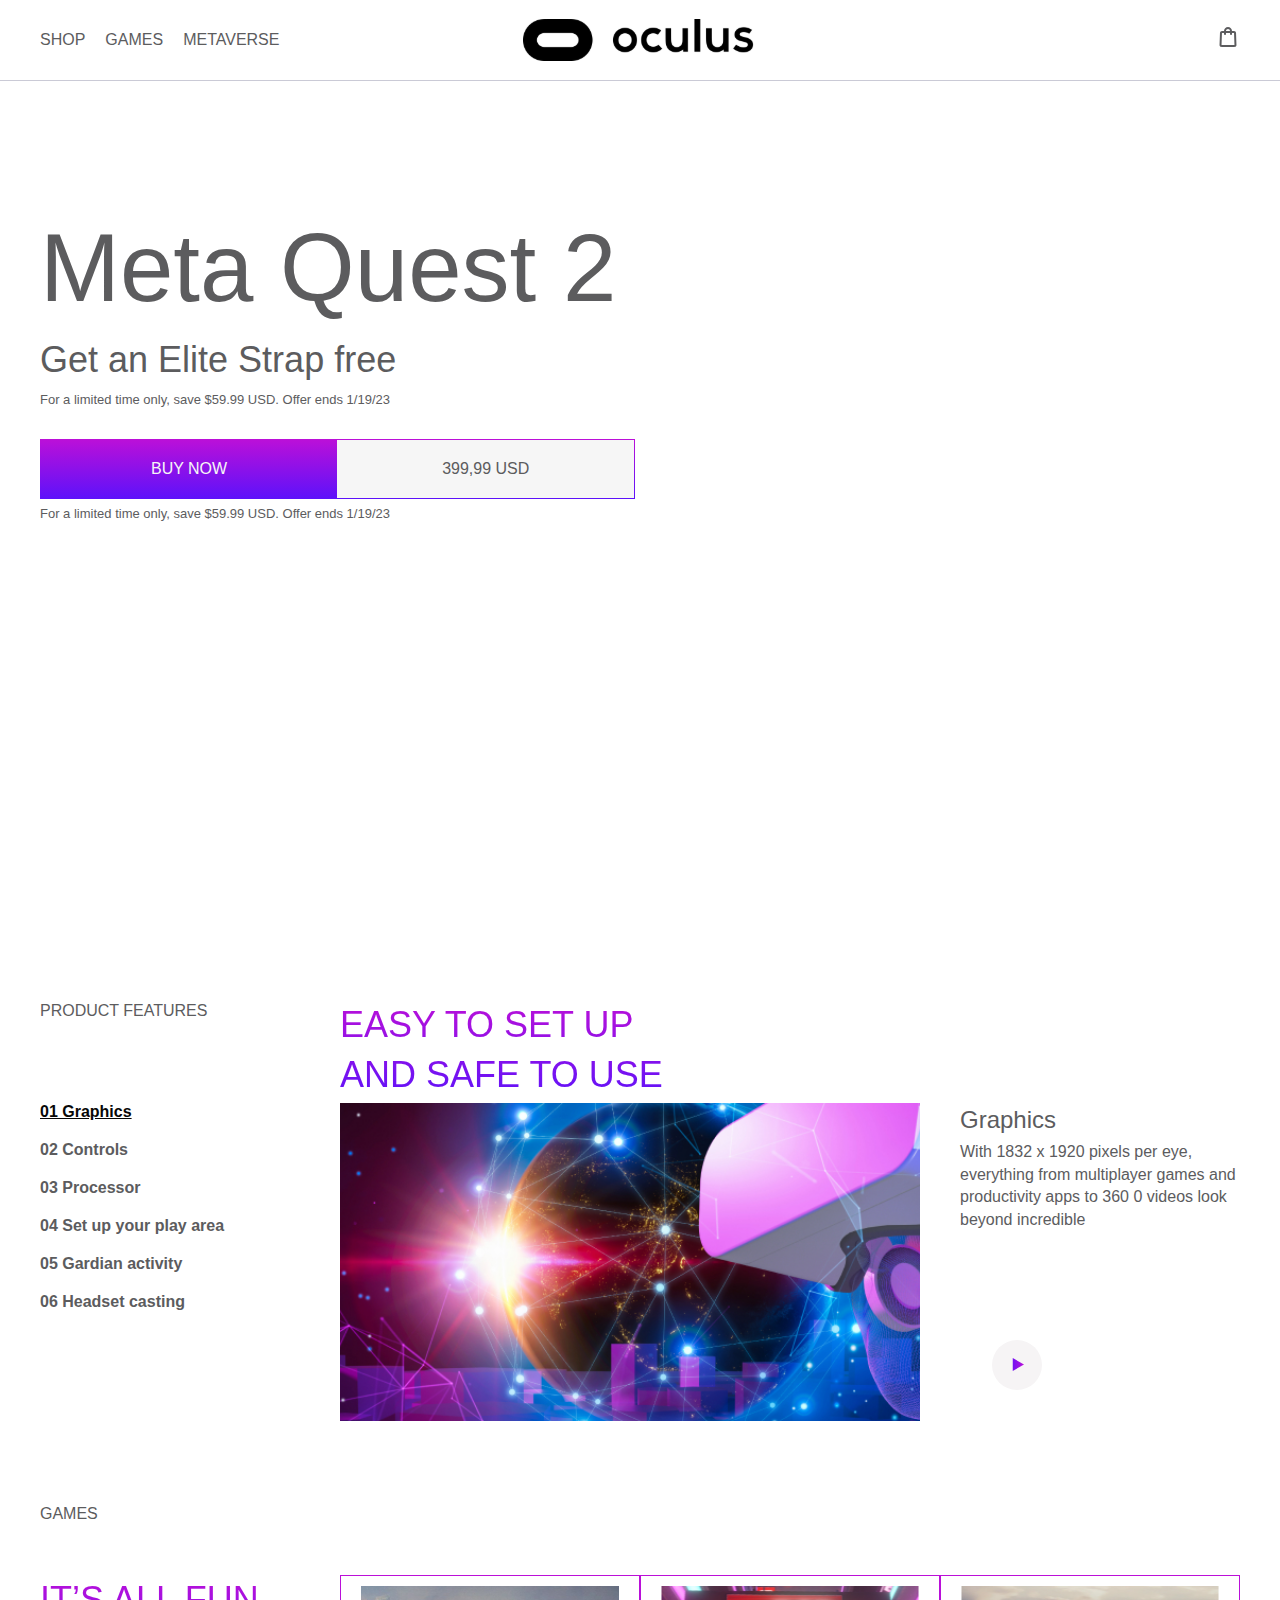
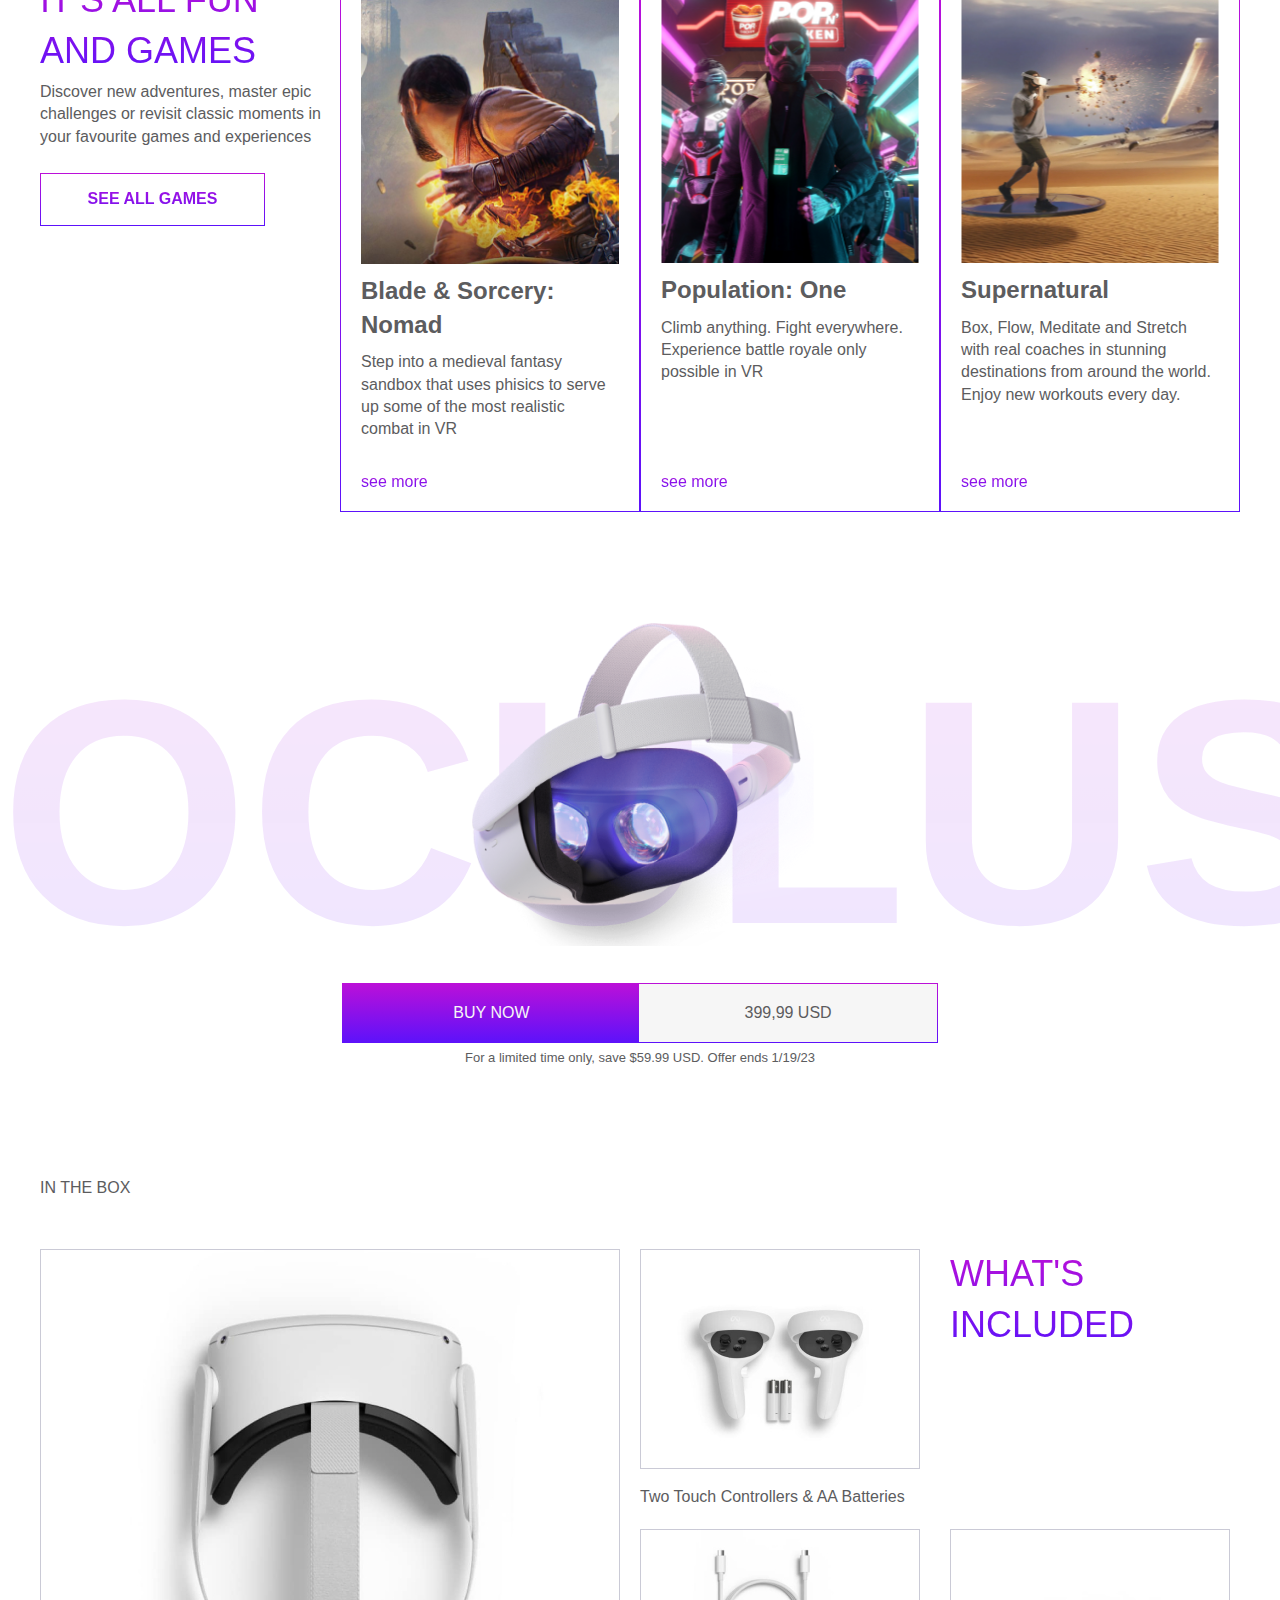
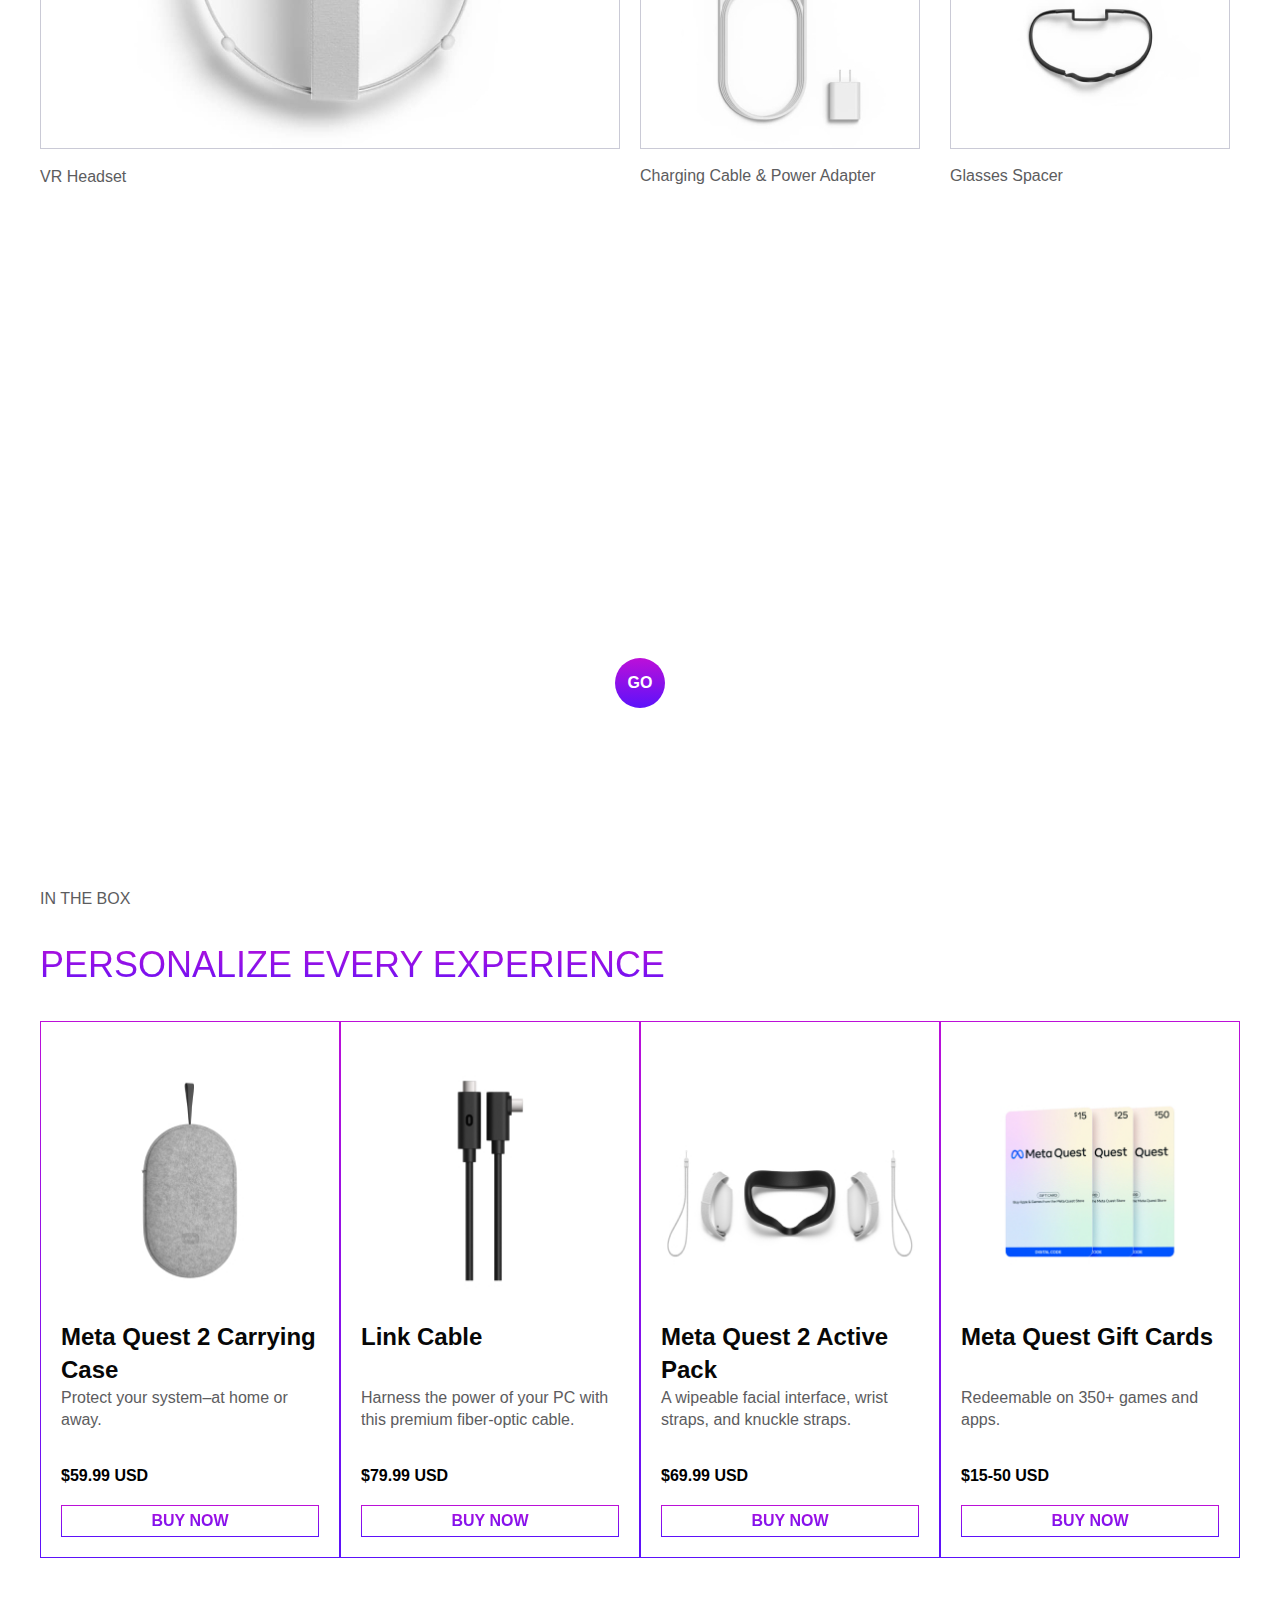
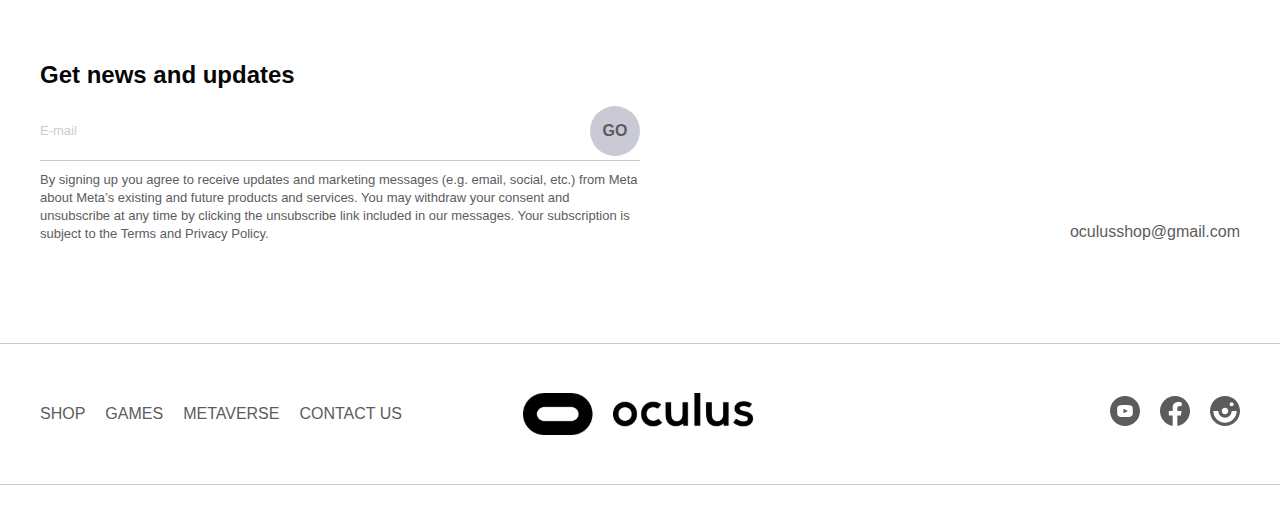
<file: index.html>
<!DOCTYPE html>
<html lang="en">
<head>
  <meta charset="UTF-8">
  <meta name="viewport" content="width=device-width, initial-scale=1.0">
  <meta http-equiv="X-UA-Compatible" content="ie=edge">
  <title>Oculus Website</title>
  <link rel="stylesheet" href="css/reset.css">
  <link rel="stylesheet" href="css/style.css">
</head>
<body>
  <header class="header">
    <div class="container">
      <nav class="nav">
        <button class="menu-btn">
          <span></span>
          <span></span>
          <span></span>
        </button>
        <ul class="menu">
          <li class="menu__list"><a href="#" class="menu__link">SHOP</a></li>
          <li class="menu__list"><a href="#" class="menu__link">GAMES</a></li>
          <li class="menu__list"><a href="#" class="menu__link">METAVERSE</a></li>
        </ul>
        <a href="#" class="logo">
          <img src="images/logo.svg" alt="">
        </a>
        <a href="#" class="basket basket-on">
          <img src="images/basket.svg" alt="">
        </a>
      </nav>
    </div>
  </header>
  
  <main class="main">
    <section class="top">
      <div class="container">
        <h1 class="title">
          Meta Quest 2
        </h1>
        <p class="subtitle">
          Get an Elite Strap free
        </p>
        <p class="top__text">
          For a limited time only, save $59.99 USD. Offer ends 1/19/23
        </p>
        <button class="buy-btn">
          <span class="buy-btn__text">BUY NOW</span>
          <span class="buy-btn__price">399,99 USD</span>
        </button>
        <p class="buy__text">
          For a limited time only, save $59.99 USD. Offer ends 1/19/23
        </p>
      </div>
    </section>

    <section class="features">
      <div class="container">
        <div class="features__titles">
          <h2 class="features__title section-title">
            PRODUCT FEATURES
          </h2>
          <p class="features__text">
            Easy to set up and safe to use
          </p>
        </div>

        <div class="tabs">
          <div class="tabs__btn">
            <button class="tabs__btn-item tabs__btn-item--active" data-button="content-1">01 Graphics</button>
            <button class="tabs__btn-item" data-button="content-2">02 Controls</button>
            <button class="tabs__btn-item" data-button="content-3">03 Processor</button>
            <button class="tabs__btn-item" data-button="content-4">04 Set up your play area</button>
            <button class="tabs__btn-item" data-button="content-5">05 Gardian activity</button>
            <button class="tabs__btn-item" data-button="content-6">06 Headset casting</button>
          </div>
          <div class="tabs__content">
            <div class="tabs__content-item tabs__content-item--active" id="content-1">
              <img class="tabs__content-img" src="images/content.jpg" alt="">
              <div class="tabs__content-box">
                <h3>Graphics</h3>
                <p>With 1832 x 1920 pixels per eye, everything from multiplayer games and productivity apps to 360 0 videos look beyond incredible</p>
              </div>
              <div class="video">
                <button class="video__btn">
                  <img src="images/play.svg" alt="">
                </button>
                <span>Watch the video</span>
              </div>
            </div>
            <div class="tabs__content-item" id="content-2"><img class="tabs__content-img" src="images/content.jpg" alt="">
              <div class="tabs__content-box">
                <h3>Graphics</h3>
                <p>With 1832 x 1920 pixels per eye, everything from multiplayer games and productivity apps to 360 0 videos look beyond incredible</p>
              </div>
              <div class="video">
                <button class="video__btn">
                  <img src="images/play.svg" alt="">
                </button>
                <span>Watch the video</span>
              </div>
            </div>
            <div class="tabs__content-item" id="content-3"><img class="tabs__content-img" src="images/content.jpg" alt="">
              <div class="tabs__content-box">
                <h3>Graphics</h3>
                <p>With 1832 x 1920 pixels per eye, everything from multiplayer games and productivity apps to 360 0 videos look beyond incredible</p>
              </div>
              <div class="video">
                <button class="video__btn">
                  <img src="images/play.svg" alt="">
                </button>
                <span>Watch the video</span>
              </div>
            </div>
            <div class="tabs__content-item" id="content-4"><img class="tabs__content-img" src="images/content.jpg" alt="">
              <div class="tabs__content-box">
                <h3>Graphics</h3>
                <p>With 1832 x 1920 pixels per eye, everything from multiplayer games and productivity apps to 360 0 videos look beyond incredible</p>
              </div>
              <div class="video">
                <button class="video__btn">
                  <img src="images/play.svg" alt="">
                </button>
                <span>Watch the video</span>
              </div>
            </div>
            <div class="tabs__content-item" id="content-5"><img class="tabs__content-img" src="images/content.jpg" alt="">
              <div class="tabs__content-box">
                <h3>Graphics</h3>
                <p>With 1832 x 1920 pixels per eye, everything from multiplayer games and productivity apps to 360 0 videos look beyond incredible</p>
              </div>
              <div class="video">
                <button class="video__btn">
                  <img src="images/play.svg" alt="">
                </button>
                <span>Watch the video</span>
              </div>
            </div>
            <div class="tabs__content-item" id="content-6"><img class="tabs__content-img" src="images/content.jpg" alt="">
              <div class="tabs__content-box">
                <h3>Graphics</h3>
                <p>With 1832 x 1920 pixels per eye, everything from multiplayer games and productivity apps to 360 0 videos look beyond incredible</p>
              </div>
              <div class="video">
                <button class="video__btn">
                  <img src="images/play.svg" alt="">
                </button>
                <span>Watch the video</span>
              </div>
            </div>
          </div>
        </div>
      </div>
    </section>

    <section class="game">
      <div class="container">
        <h2 class="section-title game__title">
          GAMES
        </h2>
        <div class="game__inner">
          <div class="game__descr">
            <p class="game__descr-title">It’s all fun and games</p>
            <p class="game__descr-text">Discover new adventures, master epic challenges or revisit classic moments in your favourite games and experiences</p>
            <a href="#" class="game__link">SEE ALL GAMES</a>
          </div>
          <div class="game__item">
            <img class="game__item-img" src="images/game-1.jpg" alt="">
            <h3 class="game__item-title">Blade & Sorcery: Nomad</h3>
            <p class="game__item-text">Step into a medieval fantasy sandbox that uses phisics to serve up some of the most realistic combat in VR</p>
            <a href="#" class="game__item-link">see more</a>
          </div>
          <div class="game__item">
            <img class="game__item-img" src="images/game-2.jpg" alt="">
            <h3 class="game__item-title">Population: One</h3>
            <p class="game__item-text">Climb anything. Fight everywhere. Experience battle royale only possible in VR</p>
            <a href="#" class="game__item-link">see more</a>
          </div>
          <div class="game__item">
            <img class="game__item-img" src="images/game-3.jpg" alt="">
            <h3 class="game__item-title">Supernatural</h3>
            <p class="game__item-text">Box, Flow, Meditate and Stretch with real coaches in stunning destinations from around the world. Enjoy new workouts every day.</p>
            <a href="#" class="game__item-link">see more</a>
          </div>
        </div>
      </div>
    </section>

    <div class="buy">
      <p class="buy__bg">
        OCULUS
      </p>
      <img class="buy__img" src="images/oculus.png" alt="">
      <button class="buy-btn">
        <span class="buy-btn__text">BUY NOW</span>
        <span class="buy-btn__price">399,99 USD</span>
      </button>
      <p class="buy__text">
        For a limited time only, save $59.99 USD. Offer ends 1/19/23
      </p>
    </div>

    <section class="equipment">
      <div class="container">
        <h2 class="equipment__title section-title">
          IN THE BOX
        </h2>
        <div class="equipment__box">
          <div class="equipment__box-item equipment__box-item--one">
            <img class="equipment__box-img" src="images/eq-1.jpg" alt="">
            <p class="equipment__box-text">
              VR Headset
            </p>
          </div>

          <div class="equipment__box-item">
            <img class="equipment__box-img" src="images/eq-2.jpg" alt="">
            <p class="equipment__box-text">
              Two Touch Controllers & AA Batteries
            </p>
          </div>

          <div class="equipment__box-item">
            <p class="equipment__box-title">
              What's included
            </p>
          </div>

          <div class="equipment__box-item">
            <img class="equipment__box-img" src="images/eq-3.jpg" alt="">
            <p class="equipment__box-text">
              Charging Cable & Power Adapter
            </p>
          </div>

          <div class="equipment__box-item">
            <img class="equipment__box-img" src="images/eq-4.jpg" alt="">
            <p class="equipment__box-text">
              Glasses Spacer
            </p>
          </div>
        </div>
      </div>
    </section>

    <div class="promo">
      <div class="container">
        <div class="promo__inner">
          <button class="promo__btn">GO</button>
        </div>
      </div>
    </div>

    <section class="accessories">
      <div class="container">
        <h2 class="accessories__title section-title">
          IN THE BOX
        </h2>
        <p class="accessories__text">
          Personalize every experience
        </p>
        <div class="accessories__items">
          <div class="accessories__item">
            <img class="accessories__item-img" src="images/acc-1.jpg" alt="">
            <h3 class="accessories__item-title">
              Meta Quest 2 Carrying Case
            </h3>
            <p class="accessories__item-text">
              Protect your system–at home or away.
            </p>
            <p class="accessories__item-price">
              $59.99 USD
            </p>
            <button class="accessories__item-btn">
              BUY NOW
            </button>
          </div>

          <div class="accessories__item">
            <img class="accessories__item-img" src="images/acc-2.jpg" alt="">
            <h3 class="accessories__item-title">
              Link Cable
            </h3>
            <p class="accessories__item-text">
              Harness the power of your PC with this premium fiber-optic cable.
            </p>
            <p class="accessories__item-price">
              $79.99 USD
            </p>
            <button class="accessories__item-btn">
              BUY NOW
            </button>
          </div>

          <div class="accessories__item">
            <img class="accessories__item-img" src="images/acc-3.jpg" alt="">
            <h3 class="accessories__item-title">
              Meta Quest 2 Active Pack
            </h3>
            <p class="accessories__item-text">
              A wipeable facial interface, wrist straps, and knuckle straps.
            </p>
            <p class="accessories__item-price">
              $69.99 USD
            </p>
            <button class="accessories__item-btn">
              BUY NOW
            </button>
          </div>

          <div class="accessories__item">
            <img class="accessories__item-img" src="images/acc-4.jpg" alt="">
            <h3 class="accessories__item-title">
              Meta Quest Gift Cards
            </h3>
            <p class="accessories__item-text">
              Redeemable on 350+ games and apps.
            </p>
            <p class="accessories__item-price">
              $15-50 USD
            </p>
            <button class="accessories__item-btn">
              BUY NOW
            </button>
          </div>
        </div>
      </div>
    </section>

    <section class="contacts">
      <div class="container">
        <h2 class="contacts__title">
          Get news and updates
        </h2>
        <div class="contacts__inner">
          <div class="contacts__form">
            <form class="form">
              <input class="form__input" type="text" placeholder="E-mail">
              <button class="form__btn" type="submit">
                GO
              </button>
            </form>
            <p class="contacts__text">
              By signing up you agree to receive updates and marketing messages (e.g. email, social, etc.) from Meta about Meta’s existing and future products and services. You may withdraw your consent and unsubscribe at any time by clicking the unsubscribe link included in our messages. Your subscription is subject to the Terms and Privacy Policy.
            </p>
          </div>
          <a href="#" class="contacts__email">oculusshop@gmail.com</a>
        </div>
      </div>
    </section>
  </main>

  <footer class="footer">
  <div class="container">
    <nav class="nav">
      <ul class="menu">
        <li class="menu__list"><a href="#" class="menu__link">SHOP</a></li>
        <li class="menu__list"><a href="#" class="menu__link">GAMES</a></li>
        <li class="menu__list"><a href="#" class="menu__link">METAVERSE</a></li>
        <li class="menu__list"><a href="#" class="menu__link">CONTACT US</a></li>
      </ul>
      <a href="#" class="logo">
        <img src="images/logo.svg" alt="">
      </a>
      <ul href="#" class="social">
        <li class="social__item">
          <a href="#" class="social__link">
            <img src="images/youtube.svg" alt="">
          </a>
        </li>
        <li class="social__item">
          <a href="#" class="social__link">
            <img src="images/facebook.svg" alt="">
          </a>
        </li>
        <li class="social__item">
          <a href="#" class="social__link">
            <img src="images/instagram.svg" alt="">
          </a>
        </li>
      </ul>
    </nav>
  </div>
</footer>
<script src="js/main.js"></script>
</body>
</html>
</file>
<file: css/style.css>
@font-face {
  font-family: 'Helvetica', sans-serif;
  src: url("fonts/helvetica.woff2");
  font-style:normal;
  font-weight:400;
}

@font-face {
  font-family: 'Helvetica-Bold', sans-serif;
  src: url("fonts/helvetica-bold.woff2");
  font-style:normal;
  font-weight:700;
}

html{
  box-sizing: border-box;
}

*,
*::before,
*::after{
  box-sizing: inherit;
}

a{
  color: inherit;
  text-decoration: none;
}

li{
  list-style: none;
}

img{
  max-width: 100%;
}

body{
  min-width: 320px;
  overflow-x: hidden;
}

button{
  color:inherit;
  font-size: inherit;
  background-color:transparent;
  cursor: pointer;
  border:none;
  font-family: inherit;
  padding: 0;
}

.container{
  max-width: 1220px;
  padding: 0 10px;
  margin: 0 auto;
}

.section-title{
  text-transform: uppercase;
  font-weight: 400;
}

body{
  font-family: 'Helvetica', sans-serif;
  font-weight: 400;
  font-size: 16px;
  line-height: 1.4;
  color: #5C5C5E;
}

.header{
  border-bottom: 1px solid #CACAD6;
}

.nav{
  display: grid;
  grid-template-columns: repeat(3, 1fr);
  align-items: center;
  height: 80px;
}

.menu-btn{
  display: none;
  width: 40px;
  height: 30px;
  flex-direction: column;
  justify-content:space-between;
}

.menu-btn span{
  height: 2px;
  background: #000;
  width: 100%;
}

.menu{
  display: flex;
  gap: 0 20px;

}

.logo{
  justify-self: center;
  display: flex;
}

.basket{
  position: relative;
  justify-self:end;
}

.basket span{
  font-size: 10px;
  width: 15px;
  height: 15px;
  background: #000;
  border-radius: 50%;
  color:#fff;
  position: absolute;
  display: flex;
  align-items: center;
  bottom: 0;
  right:-2px;
  justify-content: center;
}


.top{
  min-height: calc(100vh - 81px);
  background-image: url('https://i.imgur.com/SMJczWC.png');
  background-repeat: no-repeat;
  background-size: cover;
  background-position: bottom center;;
}

.title{
  padding-top: 10%;
  font-size: 96px;
  font-weight: 400;
}

.subtitle{
  font-size: 36px;
  margin-bottom: 5px;
}

.top__text{
  font-size:13px;
  margin-bottom: 30px;
}

.buy__text{
  padding-top: 6px;
  font-size:13px;
}

.buy-btn{
  cursor: pointer;
  border:none;
  display: flex;
  padding: 1px;
  text-transform: uppercase;
  background:linear-gradient(180deg, #BC10D8 0%, rgba(80, 0, 250, 0.93) 100%);
}

.buy-btn__text{
  color:#f6f6f6;
  padding:20px 110px;
  text-transform: uppercase;
}

.buy-btn__price{
  background:#f6f6f6;
  padding: 20px 105px;
}

.features {
  padding: 100px 0;
}

.features__titles{
  display: flex;
}

.features__title{
  flex-basis: 300px;
  padding-right: 20px;
}

.features__text {
  max-width: 330px;
  text-transform: uppercase;
  font-size: 36px;
  margin-bottom: 2px;
  background: linear-gradient(180deg, #BC10D8 0%, rgba(80, 0, 250, 0.93) 100%);
  background-clip: text;
  -webkit-background-clip: text;
  -webkit-text-fill-color: transparent;
}

.tabs{
  display: grid;
  grid-template-columns: 300px auto;
}

.tabs__btn{
  display: flex;
  flex-direction: column;
  align-items: start;
}

.tabs__btn-item{
  margin-bottom: 20px;
  font-weight: 700;
}

.tabs__btn-item--active{
  color:#070707;
  text-decoration:underline;
}

.tabs__content{
  position: relative;
  min-height: 300px;
}

.tabs__content-item{
  display: grid;
  grid-template-columns: auto 280px;
  grid-template-rows: auto 150px;
  gap: 40px;
  opacity: 0;
  position: absolute;
  transition: opacity 0.3s ease;
}

.tabs__content-item--active{
  opacity: 1;
}

.tabs__content-img{
  grid-row: 1/-1;
  align-self: stretch;
  object-fit: cover;
}

.tabs__content-box h3{
  font-weight: 400;
  font-size: 24px;
  margin-bottom: 5px;
}

.video{
  grid-column: 2/3;
  width: 280px;
  height: 150px;
  background-image: url('https://i.imgur.com/dA7o8a2.jpg');
  background-position: center;
  background-repeat: no-repeat;
  background-size: cover;
  display: flex;
  flex-direction: column;
  justify-content:end;
  align-items: flex-start;
  padding: 9px 10px;
}

.video__btn {
  margin-left: 22px;
}

.video span {
  color:#fff;
  font-size: 13px;
}

.game{
  margin-bottom: 100px;
}

.game__title{
  margin-bottom: 50px;
}

.game__inner{
  display: grid;
  grid-template-columns: repeat(4, 1fr);
}

.game__descr{
  padding-right: 10px;
}

.game__descr-title{
  max-width: 330px;
  margin-bottom: 5px;
  text-transform: uppercase;
  font-size: 36px;
  background: linear-gradient(180deg, #BC10D8 0%, rgba(80, 0, 250, 0.93) 100%);
  background-clip: text;
  -webkit-background-clip: text;
  -webkit-text-fill-color: transparent;
}

.game__descr-text{
  margin-bottom: 25px;
}

.game__link{
  display: inline-block;
  padding: 14px;
  width: 225px;
  text-align: center;
  border: 1px solid;
  border-image:linear-gradient(180deg, #BC10D8 0%, rgba(80, 0, 250, 0.93) 100%) 1;
  font-weight: 700;
  font-size: 16px;
  text-transform: uppercase;
  background: linear-gradient(180deg, #BC10D8 0%, rgba(80, 0, 250, 0.93) 100%);
  background-clip: text;
  -webkit-background-clip: text;
  -webkit-text-fill-color: transparent;
}

.game__item{
  border: 1px solid;
  border-image:linear-gradient(180deg, #BC10D8 0%, rgba(80, 0, 250, 0.93) 100%) 1;
  padding:10px 20px 18px;
  display: flex;
  flex-direction: column;
}

.game__item-img{
  margin-bottom: 10px;
}

.game__item-title{
  font-size: 24px;
  margin-bottom: 10px;
}

.game__item-text{
  margin-bottom: 30px;
}

.game__item-link{
  margin-top: auto;
  background: linear-gradient(180deg, #BC10D8 0%, rgba(80, 0, 250, 0.93) 100%);
  background-clip: text;
  -webkit-background-clip: text;
  -webkit-text-fill-color: transparent;
}

.buy{
  margin-bottom: 110px;
  text-align: center;
  position: relative;
  overflow-x: hidden;
}

.buy__img{
  margin-bottom:30px;
}

.buy .buy-btn{
  margin: 0 auto;
}

.buy__bg{
  font-weight: 700;
  font-size: 320px;
  line-height: 400px;
  opacity: 0.1;
  background:linear-gradient(180deg, #BC10D8 0%, rgba(80, 0, 250, 0.93) 100%);
  background-clip: text;
  -webkit-background-clip: text;
  -webkit-text-fill-color: transparent;
  position: absolute;
  z-index: -1;
  animation: line-text 6s ease-in-out 1s infinite;
}

@keyframes line-text {
  from {
    transform:translateX(115%);
    transform-origin: left center;
  }
  to{
    transform: translateX(-115%);
    transform-origin: right center;
  }
}

.equipment{
  margin-bottom: 100px;
}

.equipment__title{
  margin-bottom: 50px;
}

.equipment__box{
  display: grid;
  grid-template-columns: 2fr 1fr 1fr;
  grid-template-rows: repeat(2, 1fr);
  gap:20px;
}

.equipment__box-img{
  margin-bottom: 10px;
}

.equipment__box-title{
  font-size: 36px;
  text-transform: uppercase;
  background:linear-gradient(180deg, #BC10D8 0%, rgba(80, 0, 250, 0.93) 100%);
  background-clip: text;
  -webkit-background-clip: text;
  -webkit-text-fill-color: transparent;
}

.equipment__box-item--one{
  grid-row:1/-1;
}

.promo{
  margin-bottom: 100px;
}

.promo__inner{
  background-image: url('https://i.imgur.com/OQ2sRX3.jpg');
  min-height: 500px;
  background-size: cover;
  background-position: center;
  background-repeat: no-repeat;
  text-align: center;
  position: relative;
}

.promo__btn{
  font-weight: 700;
  color:#fff;
  border-radius: 50%;
  width: 50px;
  height: 50px;
  display: flex;
  justify-content: center;
  align-items: center;
  position: absolute;
  bottom:80px;
  margin: 0 auto;
  left: 0;
  right: 0;
  background:linear-gradient(180deg, #BC10D8 0%, rgba(80, 0, 250, 0.93) 100%);
}

.accessories{
  margin-bottom: 100px;
}

.accessories__title{
  margin-bottom: 30px;
}

.accessories__text{
  margin-bottom: 30px;
  font-size: 36px;
  text-transform: uppercase;
  background:linear-gradient(180deg, #BC10D8 0%, rgba(80, 0, 250, 0.93) 100%);
  background-clip: text;
  -webkit-background-clip: text;
  -webkit-text-fill-color: transparent;
}

.accessories__items{
  display: grid;
  grid-template-columns:repeat(4, 1fr);
}

.accessories__item{
  display: flex;
  flex-direction: column;
  justify-content: space-between;
  padding: 20px;
  border: 1px solid;
  border-image:linear-gradient(180deg, #BC10D8 0%, rgba(80, 0, 250, 0.93) 100%) 1;
}

accessories__item-img{
  margin-bottom: 10px;
}

.accessories__item-title{
  min-height: 67px;
  font-size: 24px;
  color:#070707;
}

.accessories__item-text{
  margin-top:auto;
  margin-bottom: 35px;
}

.accessories__item-price{

  margin-top:auto;
  font-weight: 700;
  color:#000;
  line-height: 18px;
  margin-bottom: 20px;
}

.accessories__item-btn{
  width: 100%;
  padding: 6px;
  font-weight: 700;
  text-transform: uppercase;
  text-align:center;
  cursor: pointer;
  background:linear-gradient(180deg, #BC10D8 0%, rgba(80, 0, 250, 0.93) 100%);
  background-clip: text;
  -webkit-background-clip: text;
  -webkit-text-fill-color: transparent;
  border: 1px solid;
  border-image:linear-gradient(180deg, #BC10D8 0%, rgba(80, 0, 250, 0.93) 100%) 1;
}

.contacts{
  margin-bottom: 100px;
}

.contacts__title{
  font-size: 24px;
  line-height: 33px;
  color: #070707;
  margin-bottom: 10px;
}

.contacts__inner{
  display: flex;
  justify-content: space-between;
  align-items: end;
}
.contacts__form{
  flex-basis:600px;

}

.form{
  margin-bottom: 10px;
  position: relative;
}

.contacts__text{
  font-size: 13px;
}

.form__input{
  width: 100%;
  border:none;
  border-bottom:1px solid #cacad6;
  padding: 22px 70px 22px 0;
}

.form__input::placeholder{
  color:#CACAD6;
  font-family: Helvetica;
  font-size: 13px;
  font-weight: 400;
  line-height: normal;
}

.form__btn{
  width: 50px;
  height: 50px;
  background-color:#cacad6;
  text-transform: uppercase;
  font-weight: 700;
  color:#5C5C5E;
  border-radius: 50%;
  position: absolute;
  right:0;
  bottom: 5px;
}

.footer{
  border-top:1px solid #cacad6;
  border-bottom:1px solid #cacad6;
  margin-bottom: 44px;
  padding: 30px 0;
}

.social{
  display: flex;
  gap:20px;
  justify-self: end;
}
@media (max-width: 1140px){
  .footer .menu{
    display: none;
  }
  .footer .nav{
    display: flex;
    justify-content: space-between;
  }
}
@media (max-width: 992px) {
  .features{
    padding: 50px 0;
  }
  .tabs{
    display: block;
  }
  .tabs__btn{
    display: block;
    column-count: 2;
  }
  .tabs__btn-item{
    display: block;
  }
  .game__inner{
    grid-template-columns:repeat(2, 1fr);
    gap:20px;
  }
  .accessories__items{
    grid-template-columns:repeat(2, 1fr);
    gap: 30px;
  }
}

@media (max-width: 820px) {
  .equipment__box{
    grid-template-columns: 1fr 1fr 1fr;
  }
  .contacts__inner{
    display: block;
  }
  .contacts__form{
    margin-bottom: 20px;
  }
  .menu-btn{
    display: flex;
  }
  .menu{
    transform: translateX(-130%);
    position: absolute;
    top:80px;
    left: 0;
    right: 0;
    width: 100%;
    background-color: #000;
    color:#fff;
    padding: 50px 0px;
    flex-direction: column;
    align-items: center;
  }
  .menu__link{
    font-size:24px;
    padding: 10px;
    display: inline-block;
  }
  .menu.menu--active{
    transform: translateX(0);
  }
}

@media (max-width: 768px) {
  .tabs__content-item{
    display: block;
  }
  .features__title{
    margin-bottom: 5px;
  }
  .features__text{
    margin-bottom: 10px;
  }
  .features__titles{
    display: block;
  }
  .title{
    font-size:66px;
  }
  .subtitle{
    font-size: 24px;
  }
}

@media (max-width: 640px) {
  .buy-btn{
    margin: 0 auto;
    flex-direction: column;
  }
}

@media (max-width: 568px) {
  .tabs__content-item{
    display: block;
    height: 0;
    position: relative;
  }
  .tabs__content-item--active{
    height: auto;
  }
  .top{
    text-align: center;
  }
  .video{
    width: auto;
    height: 250px;
    margin-top: 20px;
  }
  .game__inner{
    grid-template-columns:repeat(1, 1fr);
    gap:20px;
  }
  .equipment__box{
    display: block;
  }
  .equipment__box-img{
    width: 100%;
  }
  .equipment__box-text{
    text-align: center;
    font-size:16px;
    margin-bottom: 25px;
  }
  .equipment__box-title{
    text-align: center;
  }
  .accessories__items{
    grid-template-columns:repeat(1, 1fr);
    gap: 20px;
  }
  .accessories__text{
    font-size: 28px;
  }
  .nav{
    grid-template-columns: 1fr 2fr 1fr;
  }
  .footer .nav{
    flex-direction: column;
    height: auto;
  }
  .social{
    order:-1;
    margin-bottom: 20px;
    gap: 30px;
  }
}

@media (max-width: 420px) {
  .title{
    font-size:48px;
  }
  .subtitle{
    font-size: 20px;
  }
  .tabs__btn{
    display: block;
    column-count: 1;
  }
  .features__text{
    font-size:32px;
  }
}
</file>
